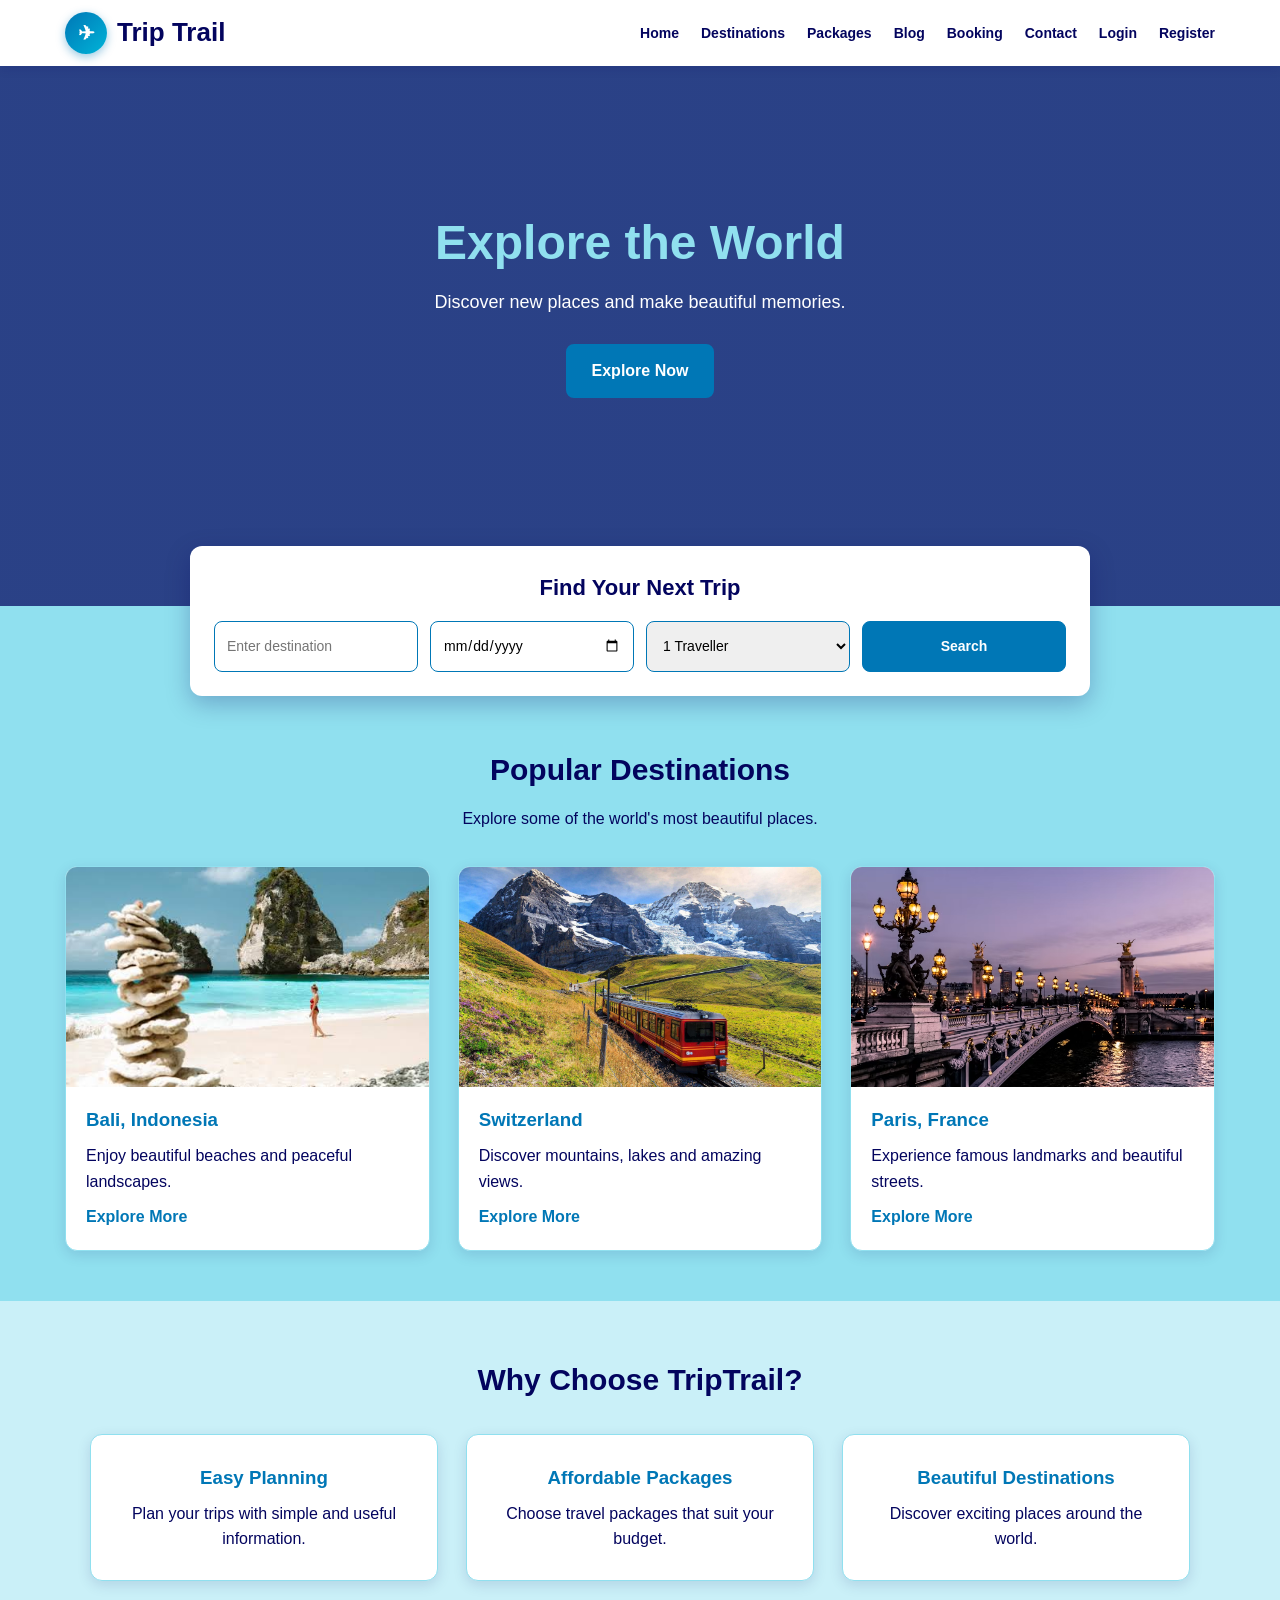
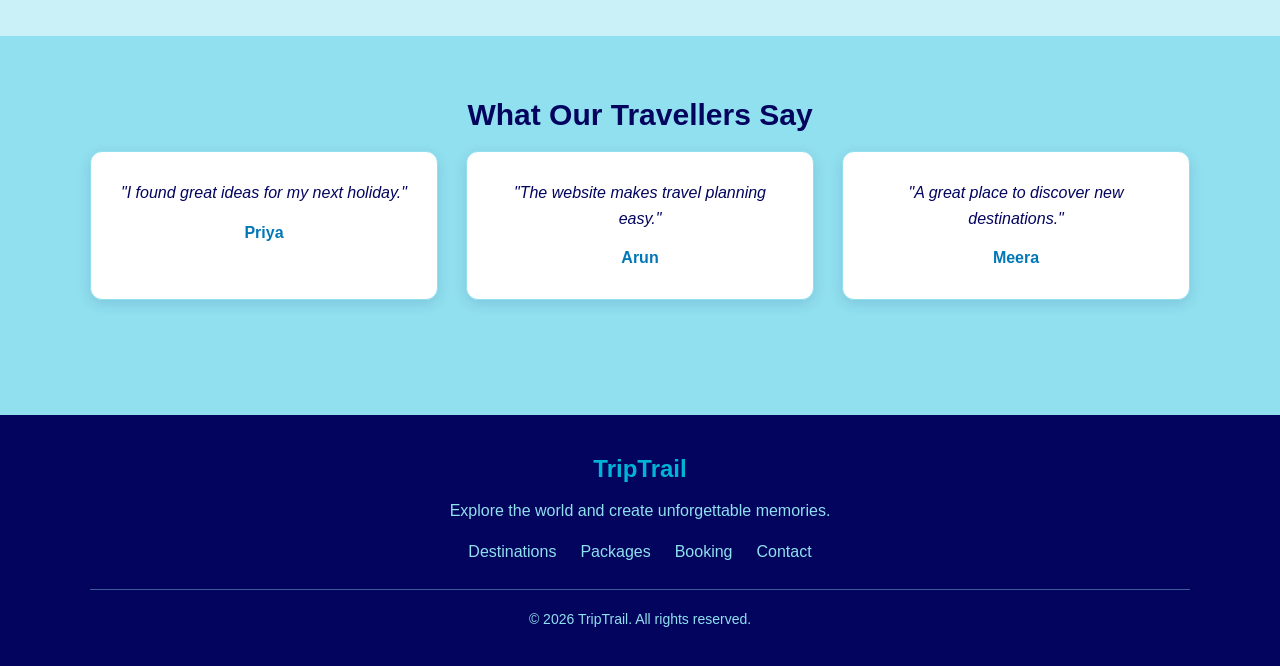
<file: index.html>
<!DOCTYPE html>
<html lang="en">
<head>
    <meta charset="UTF-8">
    <meta name="viewport" content="width=device-width, initial-scale=1.0">
    <title>TripTrail - Travel Website</title>
    <link rel="stylesheet" href="css/style.css">
</head>
<body>

    <!-- Navigation Bar -->
    <header>
        <nav class="navbar">
            <h2 class="logo"><a href="index.html">Trip Trail</a></h2>
            <ul>
                <li><a href="index.html">Home</a></li>
                <li><a href="destinations.html">Destinations</a></li>
                <li><a href="packages.html">Packages</a></li>
                <li><a href="blog.html">Blog</a></li>
                <li><a href="booking.html">Booking</a></li>
                <li><a href="contact.html">Contact</a></li>
                <li><a href="login.html">Login</a></li>
                <li><a href="register.html">Register</a></li>
            </ul>
        </nav>
    </header>

    <!-- Home Section -->
    <section class="home">
        <div class="home-content">
            <h1>Explore the World</h1>
            <p>Discover new places and make beautiful memories.</p>
            <a href="destinations.html" class="btn">Explore Now</a>
        </div>
    </section>

    <!-- Search Section -->
    <section class="search">
        <h2>Find Your Next Trip</h2>

        <form action="destinations.html" method="get">
            <input type="text" name="destination"
                   placeholder="Enter destination">

            <input type="date" name="date">

            <select name="travellers">
                <option>1 Traveller</option>
                <option>2 Travellers</option>
                <option>3 Travellers</option>
                <option>4 Travellers</option>
            </select>

            <button type="submit" class="btn">Search</button>
        </form>
    </section>

    <!-- Popular Destinations -->
    <section class="destinations">
        <h2>Popular Destinations</h2>
        <p>Explore some of the world's most beautiful places.</p>

        <div class="destination-container">

            <div class="destination-card">
                <img src="images/bali.jpg"
                     alt="Bali beach">

                <h3>Bali, Indonesia</h3>
                <p>Enjoy beautiful beaches and peaceful landscapes.</p>
                <a href="destinations.html">Explore More</a>
            </div>

            <div class="destination-card">
                <img src="images/switerland.jpg"
                     alt="Swiss mountains">

                <h3>Switzerland</h3>
                <p>Discover mountains, lakes and amazing views.</p>
                <a href="destinations.html">Explore More</a>
            </div>

            <div class="destination-card">
                <img src="images/paris.jpg"
                     alt="Paris city">

                <h3>Paris, France</h3>
                <p>Experience famous landmarks and beautiful streets.</p>
                <a href="destinations.html">Explore More</a>
            </div>

        </div>
    </section>

    <!-- Why Choose Us -->
    <section class="why-us">
        <h2>Why Choose TripTrail?</h2>

        <div class="features">
            <div>
                <h3>Easy Planning</h3>
                <p>Plan your trips with simple and useful information.</p>
            </div>

            <div>
                <h3>Affordable Packages</h3>
                <p>Choose travel packages that suit your budget.</p>
            </div>

            <div>
                <h3>Beautiful Destinations</h3>
                <p>Discover exciting places around the world.</p>
            </div>
        </div>
    </section>

    <!-- Customer Reviews -->
    <section class="reviews">
        <h2>What Our Travellers Say</h2>

        <div class="review-container">
            
            <div>
                <p>"I found great ideas for my next holiday."</p>
                <h3>Priya</h3>
            </div>

            <div>
                <p>"The website makes travel planning easy."</p>
                <h3>Arun</h3>
            </div>

            <div>
                <p>"A great place to discover new destinations."</p>
                <h3>Meera</h3>
            </div>
        </div>
    </section>

    <!-- Footer -->
    <footer>
        <h2>TripTrail</h2>
        <p>Explore the world and create unforgettable memories.</p>

        <div class="footer-links">
            <a href="destinations.html">Destinations</a>
            <a href="packages.html">Packages</a>
            <a href="booking.html">Booking</a>
            <a href="contact.html">Contact</a>
        </div>

        <p>&copy; 2026 TripTrail. All rights reserved.</p>
    </footer>

</body>
</html>
</file>
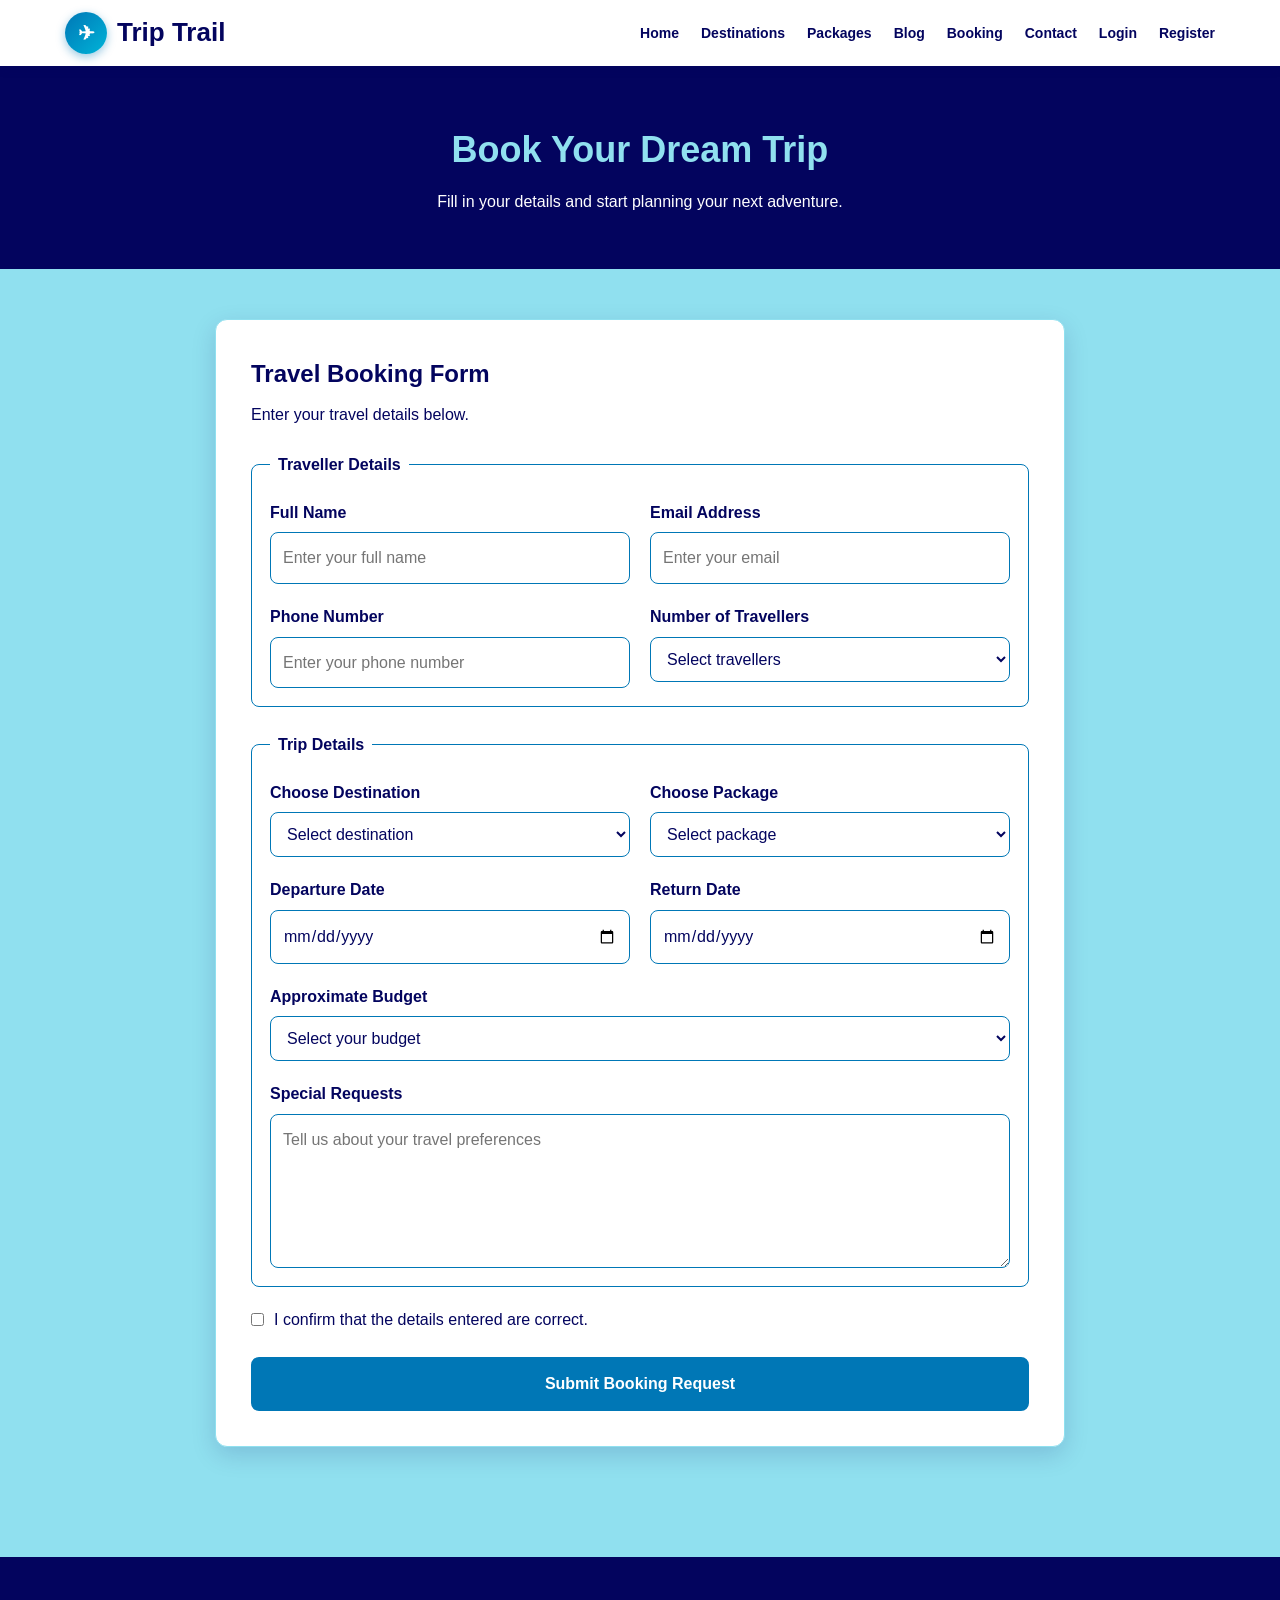
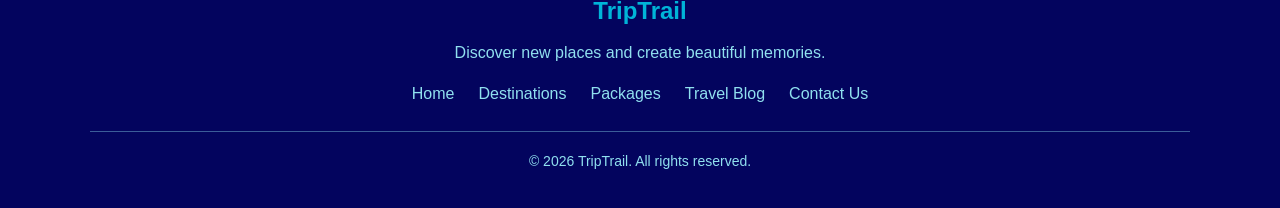
<file: booking.html>
<!DOCTYPE html>
<html lang="en">
<head>
    <meta charset="UTF-8">
    <meta name="viewport" content="width=device-width, initial-scale=1.0">
    <title>Book Your Trip - TripTrail</title>
    <link rel="stylesheet" href="css/style.css">
</head>
<body>

    <!-- Navigation Bar -->
    <header>
        <nav class="navbar">
        <h2 class="logo"><a href="index.html">Trip Trail</a></h2>
            <ul>
                <li><a href="index.html">Home</a></li>
                <li><a href="destinations.html">Destinations</a></li>
                <li><a href="packages.html">Packages</a></li>
                <li><a href="blog.html">Blog</a></li>
                <li><a href="booking.html">Booking</a></li>
                <li><a href="contact.html">Contact</a></li>
                <li><a href="login.html">Login</a></li>
                <li><a href="register.html">Register</a></li>
            </ul>
        </nav>
    </header>

    <!-- Page Heading -->
    <section class="page-heading">
        <h1>Book Your Dream Trip</h1>
        <p>Fill in your details and start planning your next adventure.</p>
    </section>

    <!-- Booking Form -->
    <section class="booking-section">

        <div class="booking-container">

            <h2>Travel Booking Form</h2>
            <p class="booking-description">
                Enter your travel details below.
            </p>

            <form action="#" method="get">

                <!-- Traveller Details -->
                <fieldset>
                    <legend>Traveller Details</legend>

                    <div class="booking-form-grid">

                        <div class="form-group">
                            <label for="fullname">Full Name</label>
                            <input type="text" id="fullname" name="fullname"
                                   placeholder="Enter your full name"
                                   autocomplete="name" required>
                        </div>

                        <div class="form-group">
                            <label for="email">Email Address</label>
                            <input type="email" id="email" name="email"
                                   placeholder="Enter your email"
                                   autocomplete="email" required>
                        </div>

                        <div class="form-group">
                            <label for="phone">Phone Number</label>
                            <input type="tel" id="phone" name="phone"
                                   placeholder="Enter your phone number"
                                   autocomplete="tel" required>
                        </div>

                        <div class="form-group">
                            <label for="travellers">Number of Travellers</label>
                            <select id="travellers" name="travellers" required>
                                <option value="">Select travellers</option>
                                <option value="1">1 Traveller</option>
                                <option value="2">2 Travellers</option>
                                <option value="3">3 Travellers</option>
                                <option value="4">4 Travellers</option>
                                <option value="5">5 or more Travellers</option>
                            </select>
                        </div>

                    </div>
                </fieldset>

                <!-- Trip Details -->
                <fieldset>
                    <legend>Trip Details</legend>

                    <div class="booking-form-grid">

                        <div class="form-group">
                            <label for="destination">Choose Destination</label>
                            <select id="destination" name="destination" required>
                                <option value="">Select destination</option>
                                <option value="bali">Bali, Indonesia</option>
                                <option value="switzerland">Switzerland</option>
                                <option value="paris">Paris, France</option>
                                <option value="thailand">Thailand</option>
                                <option value="rajasthan">Rajasthan, India</option>
                            </select>
                        </div>

                        <div class="form-group">
                            <label for="package">Choose Package</label>
                            <select id="package" name="package" required>
                                <option value="">Select package</option>
                                <option value="budget">Budget Package</option>
                                <option value="standard">Standard Package</option>
                                <option value="premium">Premium Package</option>
                            </select>
                        </div>

                        <div class="form-group">
                            <label for="departure">Departure Date</label>
                            <input type="date" id="departure"
                                   name="departure" required>
                        </div>

                        <div class="form-group">
                            <label for="return">Return Date</label>
                            <input type="date" id="return"
                                   name="return" required>
                        </div>

                        <div class="form-group full-width">
                            <label for="budget">Approximate Budget</label>
                            <select id="budget" name="budget" required>
                                <option value="">Select your budget</option>
                                <option value="under15000">Below ₹15,000</option>
                                <option value="15000-30000">₹15,000 - ₹30,000</option>
                                <option value="30000-50000">₹30,000 - ₹50,000</option>
                                <option value="above50000">Above ₹50,000</option>
                            </select>
                        </div>

                        <div class="form-group full-width">
                            <label for="requests">Special Requests</label>
                            <textarea id="requests" name="requests"
                                      rows="5"
                                      placeholder="Tell us about your travel preferences"></textarea>
                        </div>

                    </div>
                </fieldset>

                <!-- Terms and Conditions -->
                <div class="terms">
                    <input type="checkbox" id="terms" name="terms" required>
                    <label for="terms">
                        I confirm that the details entered are correct.
                    </label>
                </div>

                <button type="submit" class="btn booking-btn">
                    Submit Booking Request
                </button>

            </form>

        </div>

    </section>

    <!-- Footer -->
    <footer>
        <h2>TripTrail</h2>
        <p>Discover new places and create beautiful memories.</p>

        <div class="footer-links">
            <a href="index.html">Home</a>
            <a href="destinations.html">Destinations</a>
            <a href="packages.html">Packages</a>
            <a href="blog.html">Travel Blog</a>
            <a href="contact.html">Contact Us</a>
        </div>

        <p>&copy; 2026 TripTrail. All rights reserved.</p>
    </footer>

</body>
</html>
</file>
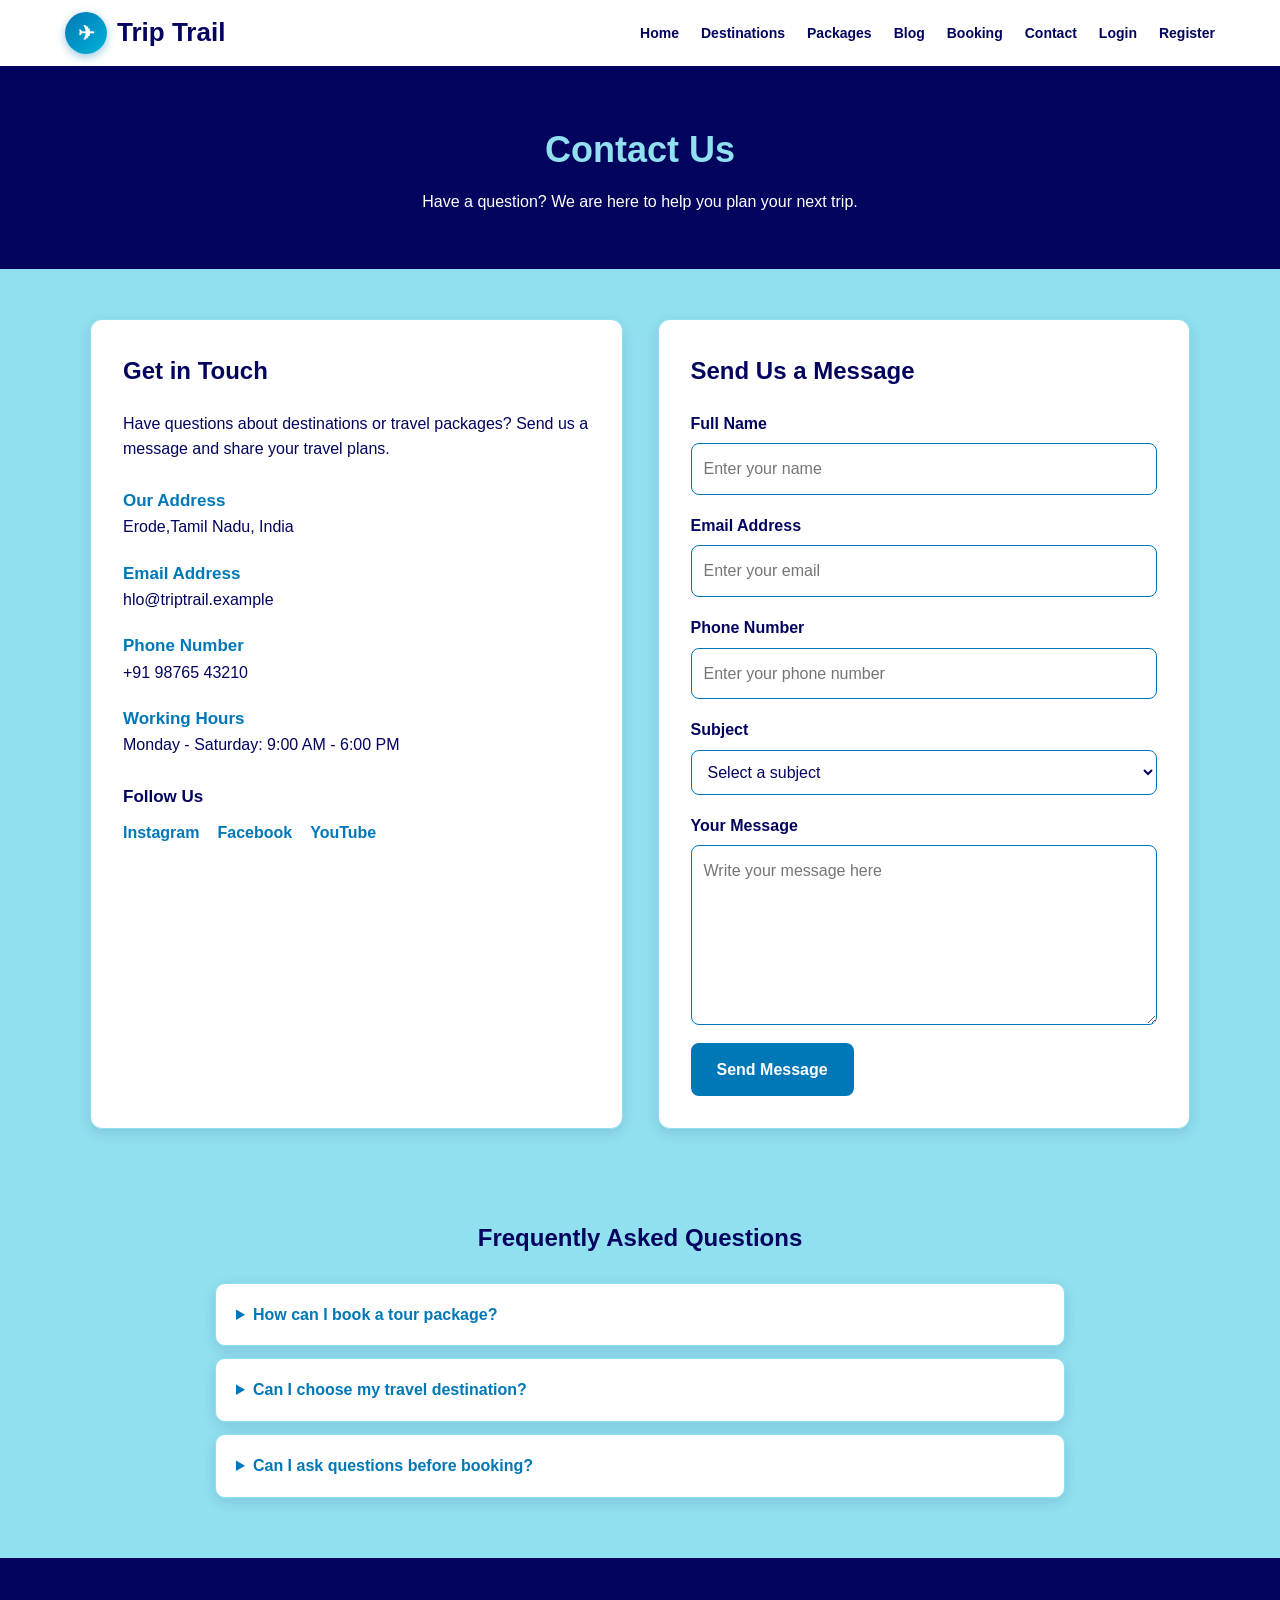
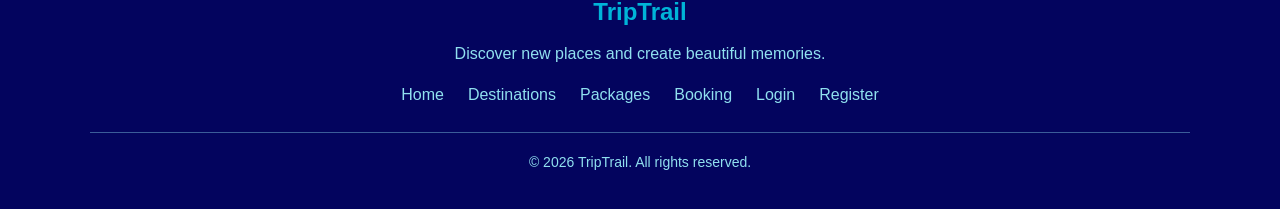
<file: contact.html>
<!DOCTYPE html>
<html lang="en">
<head>
    <meta charset="UTF-8">
    <meta name="viewport" content="width=device-width, initial-scale=1.0">
    <title>Contact Us - TripTrail</title>
    <link rel="stylesheet" href="css/style.css">
</head>
<body>

    <!-- Navigation Bar -->
    <header>
        <nav class="navbar">
         <h2 class="logo"><a href="index.html">Trip Trail</a></h2>

            <ul>
                <li><a href="index.html">Home</a></li>
                <li><a href="destinations.html">Destinations</a></li>
                <li><a href="packages.html">Packages</a></li>
                <li><a href="blog.html">Blog</a></li>
                <li><a href="booking.html">Booking</a></li>
                <li><a href="contact.html">Contact</a></li>
                <li><a href="login.html">Login</a></li>
                <li><a href="register.html">Register</a></li>
            </ul>
        </nav>
    </header>

    <!-- Page Heading -->
    <section class="page-heading">
        <h1>Contact Us</h1>
        <p>Have a question? We are here to help you plan your next trip.</p>
    </section>

    <!-- Contact Section -->
    <section class="contact-section">

        <div class="contact-container">

            <!-- Contact Information -->
            <div class="contact-info">
                <h2>Get in Touch</h2>

                <p>
                    Have questions about destinations or travel packages?
                    Send us a message and share your travel plans.
                </p>

                <div class="contact-item">
                    <h3>Our Address</h3>
                    <p>Erode,Tamil Nadu, India</p>
                </div>

                <div class="contact-item">
                    <h3>Email Address</h3>
                    <p>hlo@triptrail.example</p>
                </div>

                <div class="contact-item">
                    <h3>Phone Number</h3>
                    <p>+91 98765 43210</p>
                </div>

                <div class="contact-item">
                    <h3>Working Hours</h3>
                    <p>Monday - Saturday: 9:00 AM - 6:00 PM</p>
                </div>

                <div class="social-links">
                    <h3>Follow Us</h3>

                    <a href="#"
                       target="_blank" rel="noopener noreferrer">Instagram</a>

                    <a href="#"
                       target="_blank" rel="noopener noreferrer">Facebook</a>

                    <a href="#"
                       target="_blank" rel="noopener noreferrer">YouTube</a>
                </div>
            </div>

            <!-- Contact Form -->
            <div class="contact-form">
                <h2>Send Us a Message</h2>

                <form action="#" method="get">

                    <div class="form-group">
                        <label for="name">Full Name</label>
                        <input type="text" id="name" name="name"
                               placeholder="Enter your name"
                               autocomplete="name" required>
                    </div>

                    <div class="form-group">
                        <label for="email">Email Address</label>
                        <input type="email" id="email" name="email"
                               placeholder="Enter your email"
                               autocomplete="email" required>
                    </div>

                    <div class="form-group">
                        <label for="phone">Phone Number</label>
                        <input type="tel" id="phone" name="phone"
                               placeholder="Enter your phone number"
                               autocomplete="tel">
                    </div>

                    <div class="form-group">
                        <label for="subject">Subject</label>
                        <select id="subject" name="subject" required>
                            <option value="">Select a subject</option>
                            <option value="packages">Tour Packages</option>
                            <option value="booking">Booking Enquiry</option>
                            <option value="destinations">Destinations</option>
                            <option value="other">Other Questions</option>
                        </select>
                    </div>

                    <div class="form-group">
                        <label for="message">Your Message</label>
                        <textarea id="message" name="message"
                                  rows="6"
                                  placeholder="Write your message here"
                                  required></textarea>
                    </div>

                    <button type="submit" class="btn">
                        Send Message
                    </button>

                </form>
            </div>

        </div>

    </section>

    <!-- FAQ Section -->
    <section class="faq-section">
        <h2>Frequently Asked Questions</h2>

        <div class="faq-container">

            <details>
                <summary>How can I book a tour package?</summary>
                <p>
                    Visit our Packages page, choose a package,
                    and continue to the Booking page.
                </p>
            </details>

            <details>
                <summary>Can I choose my travel destination?</summary>
                <p>
                    Yes. Visit the Destinations page to explore
                    available destinations.
                </p>
            </details>

            <details>
                <summary>Can I ask questions before booking?</summary>
                <p>
                    Yes. Use the contact form to send us your
                    questions about destinations and packages.
                </p>
            </details>

        </div>
    </section>

    <!-- Footer -->
    <footer>
        <h2>TripTrail</h2>
        <p>Discover new places and create beautiful memories.</p>

        <div class="footer-links">
            <a href="index.html">Home</a>
            <a href="destinations.html">Destinations</a>
            <a href="packages.html">Packages</a>
            <a href="booking.html">Booking</a>
            <a href="login.html">Login</a>
            <a href="register.html">Register</a>
        </div>

        <p>&copy; 2026 TripTrail. All rights reserved.</p>
    </footer>

</body>
</html>
</file>
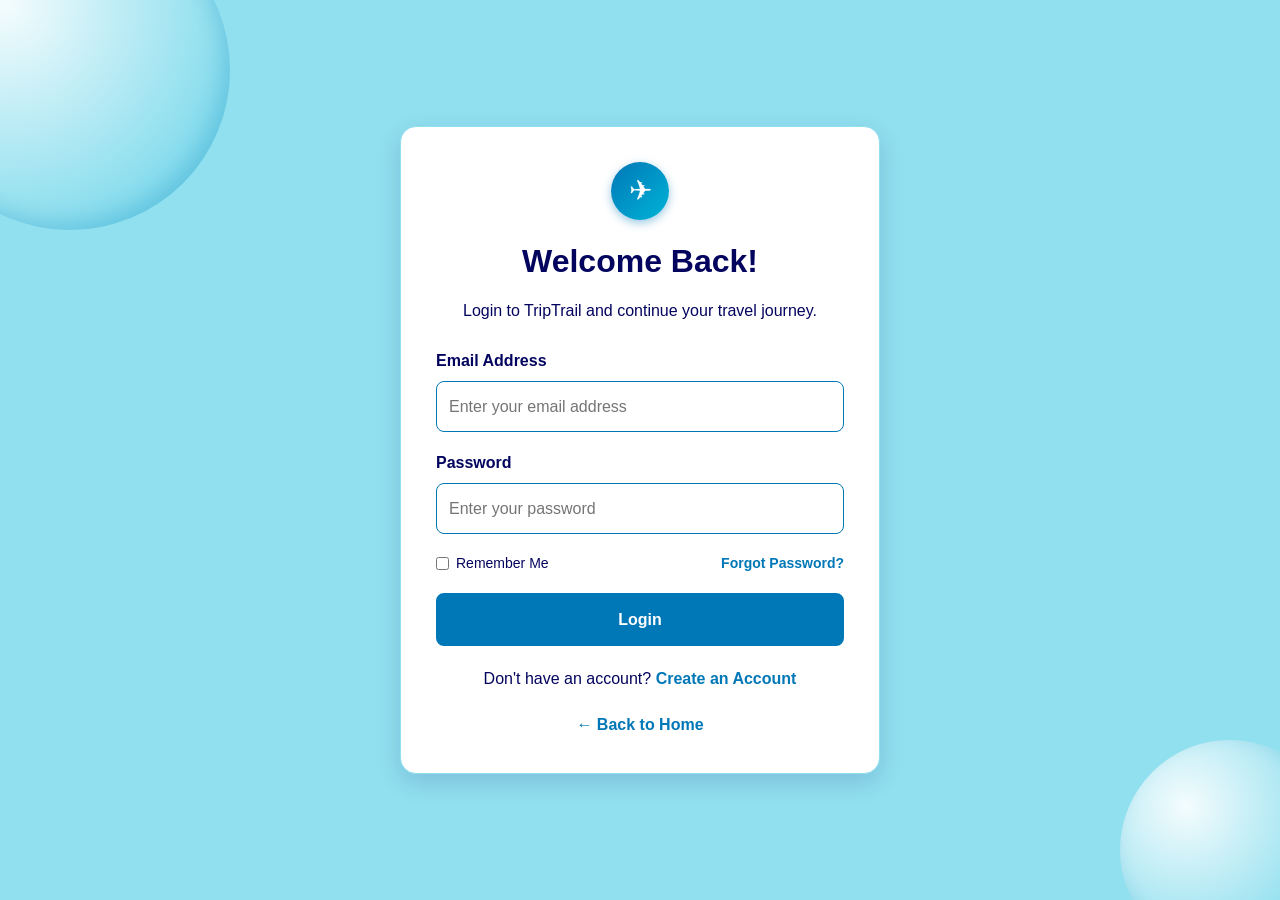
<file: login.html>
<!DOCTYPE html>
<html lang="en">
<head>
    <meta charset="UTF-8">
    <meta name="viewport" content="width=device-width, initial-scale=1.0">
    <title>Login - TripTrail</title>
    <link rel="stylesheet" href="css/style.css">
</head>
<body>

    <!-- Login Section -->
    <main class="login-section">

        <div class="login-container">

            <h1>Welcome Back!</h1>
            <p class="login-description">
                Login to TripTrail and continue your travel journey.
            </p>

            <form action="#" method="get">

                <div class="form-group">
                    <label for="email">Email Address</label>
                    <input
                        type="email"
                        id="email"
                        name="email"
                        placeholder="Enter your email address"
                        autocomplete="email"
                        required>
                </div>

                <div class="form-group">
                    <label for="password">Password</label>
                    <input
                        type="password"
                        id="password"
                        name="password"
                        placeholder="Enter your password"
                        autocomplete="current-password"
                        required>
                </div>

                <div class="login-options">

                    <label>
                        <input type="checkbox" name="remember">
                        Remember Me
                    </label>

                    <a href="contact.html">Forgot Password?</a>

                </div>
                <button type="submit" class="btn login-btn">
                    Login
                </button>

            </form>
            <p class="register-link">
                Don't have an account?
                <a href="register.html">Create an Account</a>
            </p>

            <div class="back-home">
                <a href="index.html">← Back to Home</a>
            </div>

        </div>
    </main>
</body>
</html>
</file>
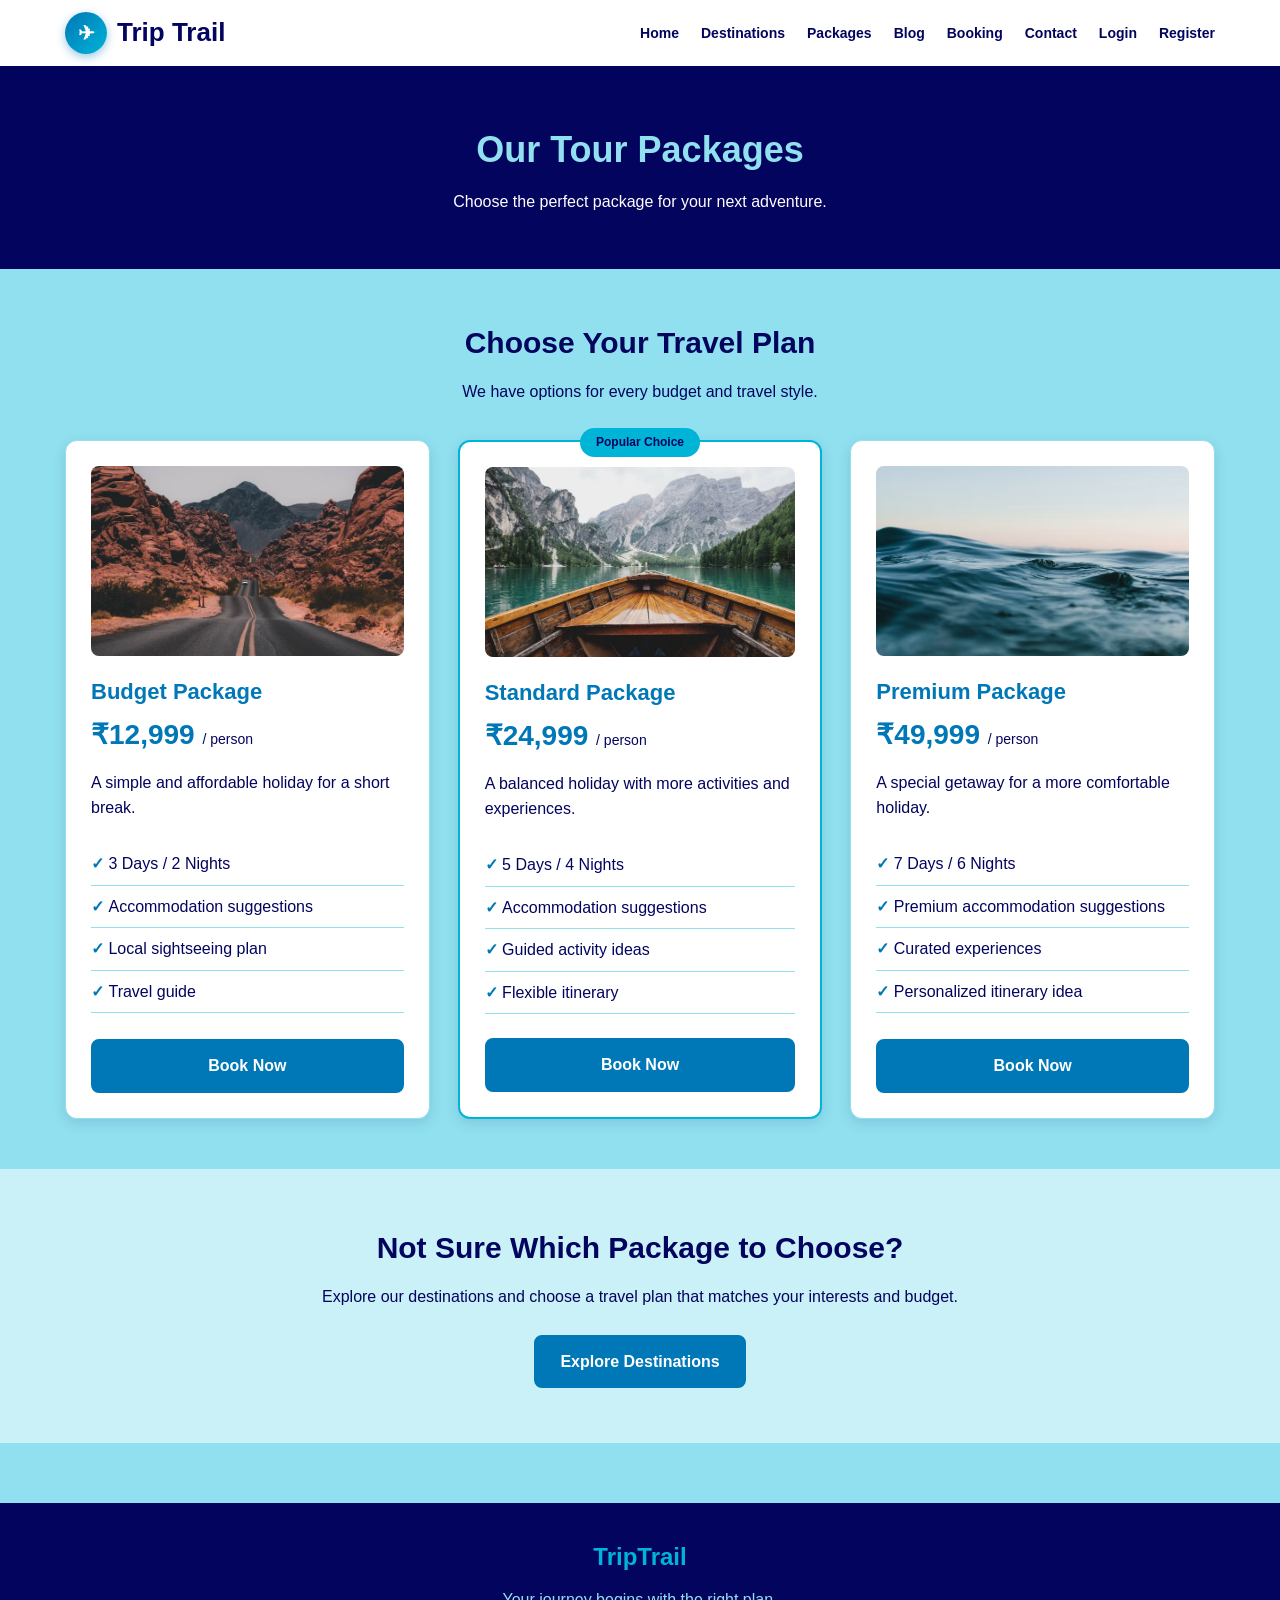
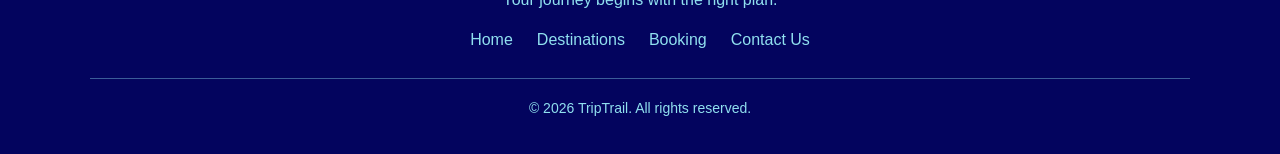
<file: packages.html>
<!DOCTYPE html>
<html lang="en">
<head>
    <meta charset="UTF-8">
    <meta name="viewport" content="width=device-width, initial-scale=1.0">
    <title>Tour Packages - TripTrail</title>
    <link rel="stylesheet" href="css/style.css">
</head>
<body>

    <!-- Navigation Bar -->
    <header>
        <nav class="navbar">
           <h2 class="logo"><a href="index.html">Trip Trail</a></h2>
            <ul>
                <li><a href="index.html">Home</a></li>
                <li><a href="destinations.html">Destinations</a></li>
                <li><a href="packages.html">Packages</a></li>
                <li><a href="blog.html">Blog</a></li>
                <li><a href="booking.html">Booking</a></li>
                <li><a href="contact.html">Contact</a></li>
                <li><a href="login.html">Login</a></li>
                <li><a href="register.html">Register</a></li>
            </ul>
        </nav>
    </header>

    <!-- Page Heading -->
    <section class="page-heading">
        <h1>Our Tour Packages</h1>
        <p>Choose the perfect package for your next adventure.</p>
    </section>

    <!-- Packages Section -->
    <section class="packages">
        <h2>Choose Your Travel Plan</h2>
        <p>We have options for every budget and travel style.</p>

        <div class="package-container">

            <!-- Budget Package -->
            <div class="package-card">
                <img src="images/pack1.jpg"
                     alt="Beautiful outdoor travel destination">

                <h3>Budget Package</h3>
                <p class="price">₹12,999 <span>/ person</span></p>
                <p>A simple and affordable holiday for a short break.</p>

                <ul>
                    <li>3 Days / 2 Nights</li>
                    <li>Accommodation suggestions</li>
                    <li>Local sightseeing plan</li>
                    <li>Travel guide</li>
                </ul>

                <a href="booking.html" class="btn">Book Now</a>
            </div>

            <!-- Standard Package -->
            <div class="package-card popular">
                <span class="badge">Popular Choice</span>

                <img src="images/pack2.jpg"
                     alt="Beautiful lake surrounded by mountains">

                <h3>Standard Package</h3>
                <p class="price">₹24,999 <span>/ person</span></p>
                <p>A balanced holiday with more activities and experiences.</p>

                <ul>
                    <li>5 Days / 4 Nights</li>
                    <li>Accommodation suggestions</li>
                    <li>Guided activity ideas</li>
                    <li>Flexible itinerary</li>
                </ul>

                <a href="booking.html" class="btn">Book Now</a>
            </div>

            <!-- Premium Package -->
            <div class="package-card">
                <img src="images/pack3.jpg"
                     alt="Beautiful ocean and beach">

                <h3>Premium Package</h3>
                <p class="price">₹49,999 <span>/ person</span></p>
                <p>A special getaway for a more comfortable holiday.</p>

                <ul>
                    <li>7 Days / 6 Nights</li>
                    <li>Premium accommodation suggestions</li>
                    <li>Curated experiences</li>
                    <li>Personalized itinerary idea</li>
                </ul>

                <a href="booking.html" class="btn">Book Now</a>
            </div>

        </div>
    </section>

    <!-- Additional Information -->
    <section class="why-us">
        <h2>Not Sure Which Package to Choose?</h2>

        <p>
            Explore our destinations and choose a travel plan
            that matches your interests and budget.
        </p>

        <a href="destinations.html" class="btn">Explore Destinations</a>
    </section>

    <!-- Footer -->
    <footer>
        <h2>TripTrail</h2>
        <p>Your journey begins with the right plan.</p>

        <div class="footer-links">
            <a href="index.html">Home</a>
            <a href="destinations.html">Destinations</a>
            <a href="booking.html">Booking</a>
            <a href="contact.html">Contact Us</a>
        </div>

        <p>&copy; 2026 TripTrail. All rights reserved.</p>
    </footer>

</body>
</html>
</file>
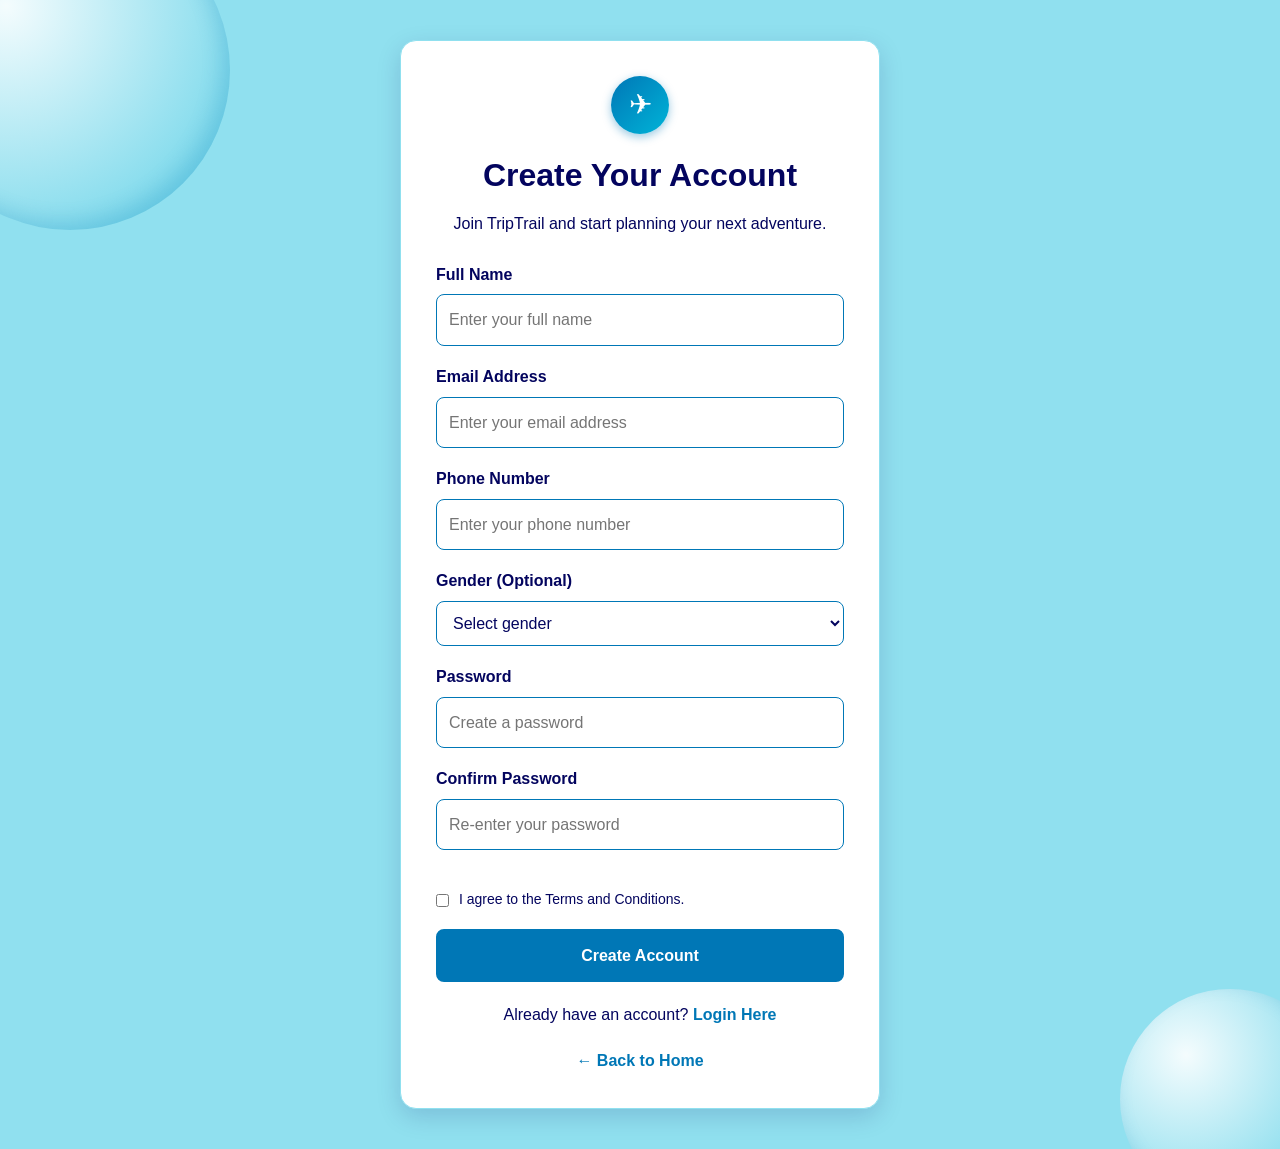
<file: register.html>
<!DOCTYPE html>
<html lang="en">
<head>
    <meta charset="UTF-8">
    <meta name="viewport" content="width=device-width, initial-scale=1.0">
    <title>Register - TripTrail</title>
    <link rel="stylesheet" href="css/style.css">
</head>
<body>


    <!-- Registration Section -->
    <main class="register-section">

        <div class="register-container">

            <h1>Create Your Account</h1>
            <p class="register-description">
                Join TripTrail and start planning your next adventure.
            </p>

            <form action="#" method="get">

                <!-- Full Name -->
                <div class="form-group">
                    <label for="fullname">Full Name</label>
                    <input
                        type="text"
                        id="fullname"
                        name="fullname"
                        placeholder="Enter your full name"
                        autocomplete="name"
                        required>
                </div>

                <!-- Email -->
                <div class="form-group">
                    <label for="email">Email Address</label>
                    <input
                        type="email"
                        id="email"
                        name="email"
                        placeholder="Enter your email address"
                        autocomplete="email"
                        required>
                </div>

                <!-- Phone -->
                <div class="form-group">
                    <label for="phone">Phone Number</label>
                    <input
                        type="tel"
                        id="phone"
                        name="phone"
                        placeholder="Enter your phone number"
                        autocomplete="tel"
                        required>
                </div>

                <!-- Gender -->
                <div class="form-group">
                    <label for="gender">Gender (Optional)</label>
                    <select id="gender" name="gender">
                        <option value="">Select gender</option>
                        <option value="male">Male</option>
                        <option value="female">Female</option>
                        <option value="other">Other</option>
                        <option value="prefer-not-to-say">
                            Prefer not to say
                        </option>
                    </select>
                </div>

                <!-- Password -->
                <div class="form-group">
                    <label for="password">Password</label>
                    <input
                        type="password"
                        id="password"
                        name="password"
                        placeholder="Create a password"
                        autocomplete="new-password"
                        minlength="8"
                        required>
                </div>

                <!-- Confirm Password -->
                <div class="form-group">
                    <label for="confirm-password">Confirm Password</label>
                    <input
                        type="password"
                        id="confirm-password"
                        name="confirm-password"
                        placeholder="Re-enter your password"
                        autocomplete="new-password"
                        minlength="8"
                        required>
                </div>

                <!-- Terms and Conditions -->
                <div class="terms">
                    <input
                        type="checkbox"
                        id="terms"
                        name="terms"
                        required>

                    <label for="terms">
                        I agree to the Terms and Conditions.
                    </label>
                </div>

                <!-- Register Button -->
                <button type="submit" class="btn register-btn">
                    Create Account
                </button>

            </form>

            <!-- Login Link -->
            <p class="login-link">
                Already have an account?
                <a href="login.html">Login Here</a>
            </p>

            <div class="back-home">
                <a href="index.html">← Back to Home</a>
            </div>

        </div>

    </main>

    

</body>
</html>
</file>
<file: css/style.css>
/* ===== Basic setup ===== */

* {
    margin: 0;
    padding: 0;
    box-sizing: border-box;
}

html {
    scroll-behavior: smooth;
}

body {
    font-family: Arial, sans-serif;
    background-color: #90E0EF;
    color: #03045E;
    line-height: 1.6;
}

a {
    text-decoration: none;
    color: inherit;
}

img {
    max-width: 100%;
    display: block;
}

button, input, select, textarea {
    font: inherit;
}

button {
    cursor: pointer;
}

/* ===== Navigation bar ===== */

header {
    background-color: #ffffff;
    box-shadow: 0 2px 10px rgba(3, 4, 94, 0.15);
    position: sticky;
    top: 0;
    z-index: 100;
}

.navbar {
    max-width: 1200px;
    margin: auto;
    padding: 12px 25px;
    display: flex;
    justify-content: space-between;
    align-items: center;
    gap: 20px;
}

/* round logo icon in front of the name */
.logo {
    display: flex;
    align-items: center;
    gap: 10px;
    font-size: 26px;
    font-weight: bold;
    color: #03045E;
}

.logo::before,
.login-container::before,
.register-container::before {
    content: "\2708\FE0E";
    display: flex;
    align-items: center;
    justify-content: center;
    width: 42px;
    height: 42px;
    border-radius: 50%;
    background: linear-gradient(135deg, #0077B6, #00B4D8);
    color: #ffffff;
    font-size: 20px;
    box-shadow: 0 3px 10px rgba(0, 119, 182, 0.4);
}

nav ul {
    display: flex;
    flex-wrap: wrap;
    list-style: none;
    gap: 6px 22px;
}
nav ul li{
    display: inline-flex;
    transition: 0.5s;
}
nav ul li:hover{
    transform: scale(1.2);
}

nav ul li a {
    color: #03045E;
    font-size: 14px;
    font-weight: bold;
    transition: color 0.3s;
}

nav ul li a:hover {
    color: #0077B6;
}

/* ===== Footer ===== */

footer {
    background-color: #03045E;
    color: #90E0EF;
    text-align: center;
    padding: 35px 20px;
    margin-top: 60px;
}

footer h2 {
    color: #00B4D8;
    margin-bottom: 10px;
}

footer p {
    margin: 8px 0;
}

.footer-links {
    display: flex;
    justify-content: center;
    flex-wrap: wrap;
    gap: 10px 24px;
    margin: 15px 0;
}

.footer-links a:hover {
    color: #00B4D8;
}


footer p:last-child {
    max-width: 1100px;
    margin: 25px auto 0;
    padding-top: 18px;
    border-top: 1px solid rgba(144, 224, 239, 0.4);
    font-size: 14px;
}

/* ===== Buttons ===== */

.btn {
    display: inline-block;
    text-align: center;
    background-color: #0077B6;
    color: #ffffff;
    padding: 12px 24px;
    border: 2px solid #0077B6;
    border-radius: 8px;
    font-weight: bold;
    transition: 0.3s;
}

.btn:hover {
    background-color: #00B4D8;
    border-color: #00B4D8;
    color: #03045E;
    transform: translateY(-2px);
}

/* ===== Home page ===== */

.home {
    min-height: 540px;
    background:
        linear-gradient(rgba(3, 4, 94, 0.72), rgba(3, 4, 94, 0.72)),
        url("https://images.unsplash.com/photo-1464822759023-fed622ff2c3b?auto=format&fit=crop&w=1600&q=80");
    background-size: cover;
    background-position: center;
    display: flex;
    align-items: center;
    justify-content: center;
    text-align: center;
    padding: 70px 20px 130px;
    color: #ffffff;
}

.home-content {
    max-width: 850px;
}

.home h1 {
    font-size: 48px;
    line-height: 1.2;
    margin-bottom: 16px;
    color: #90E0EF;
}

.home p {
    font-size: 18px;
    margin-bottom: 28px;
}

/* search box sits over the bottom of the hero image */
.search {
    position: relative;
    width: min(900px, calc(100% - 40px));
    margin: -60px auto 0;
    background-color: #ffffff;
    padding: 24px;
    border-radius: 12px;
    box-shadow: 0 8px 25px rgba(3, 4, 94, 0.25);
}

.search h2 {
    text-align: center;
    font-size: 22px;
    margin-bottom: 16px;
}

.search form {
    display: flex;
    flex-wrap: wrap;
    gap: 12px;
}

.search input,
.search select,
.search button {
    flex: 1;
    min-width: 150px;
    padding: 12px;
    border: 1px solid #0077B6;
    border-radius: 8px;
    font-size: 14px;
}

.search button {
    background-color: #0077B6;
    color: #ffffff;
    font-weight: bold;
    transition: 0.3s;
}

.search button:hover {
    background-color: #00B4D8;
    border-color: #00B4D8;
    color: #03045E;
}

/* ===== Page headings ===== */

.page-heading {
    text-align: center;
    padding: 55px 20px;
    background-color: #03045E;
}

.page-heading h1 {
    font-size: 36px;
    color: #90E0EF;
    margin-bottom: 10px;
}

.page-heading p {
    max-width: 750px;
    margin: auto;
    color: #ffffff;
}

/* section titles */
.destinations h2,
.packages h2,
.blog h2,
.why-us h2,
.reviews h2 {
    text-align: center;
    font-size: 30px;
    margin-bottom: 12px;
}

.destinations > p,
.packages > p,
.blog > p {
    text-align: center;
    max-width: 650px;
    margin: 0 auto 35px;
}

/* ===== Destinations ===== */

.destinations,
.packages,
.blog {
    max-width: 1200px;
    margin: auto;
    padding: 50px 25px;
}

.destination-container,
.package-container,
.blog-container {
    display: grid;
    grid-template-columns: repeat(3, 1fr);
    gap: 28px;
}

.destination-card {
    display: flex;
    flex-direction: column;
    background-color: #ffffff;
    border: 1px solid #90E0EF;
    border-radius: 12px;
    overflow: hidden;
    box-shadow: 0 4px 14px rgba(3, 4, 94, 0.12);
    transition: transform 0.3s, box-shadow 0.3s;
}

.destination-card:hover {
    transform: translateY(-6px);
    box-shadow: 0 14px 30px rgba(3, 4, 94, 0.2);
}

.destination-card img {
    width: 100%;
    height: 220px;
    object-fit: cover;
}

.destination-card h3 {
    padding: 18px 20px 0;
    margin-bottom: 8px;
    color: #0077B6;
}

.destination-card p {
    padding: 0 20px;
    margin-bottom: 10px;
}

/* button or link stays at the bottom of every card */
.destination-card > a {
    margin: auto 20px 20px;
    align-self: flex-start;
}

.destination-card > a:not(.btn) {
    color: #0077B6;
    font-weight: bold;
}

.destination-card > a:not(.btn):hover {
    color: #00B4D8;
    text-decoration: underline;
}

.text-link {
    color: #0077B6;
    font-weight: bold;
}

.text-link:hover {
    color: #00B4D8;
    text-decoration: underline;
}

/* ===== Why choose us ===== */

.why-us {
    background-color: #CAF0F8;
    padding: 55px 25px;
    text-align: center;
}

.why-us > p {
    max-width: 650px;
    margin: 0 auto 25px;
}

.features,
.review-container {
    max-width: 1100px;
    margin: 30px auto 0;
    display: grid;
    grid-template-columns: repeat(3, 1fr);
    gap: 28px;
}

.features > div,
.review-container > div {
    background-color: #ffffff;
    border: 1px solid #90E0EF;
    padding: 28px 25px;
    border-radius: 12px;
    box-shadow: 0 4px 14px rgba(3, 4, 94, 0.12);
    transition: transform 0.3s, box-shadow 0.3s;
}

.features > div:hover,
.review-container > div:hover {
    transform: translateY(-5px);
    box-shadow: 0 14px 30px rgba(3, 4, 94, 0.2);
}

.features h3,
.review-container h3 {
    color: #0077B6;
    margin-bottom: 8px;
}

/* ===== Reviews ===== */

.reviews {
    padding: 55px 25px;
    text-align: center;
}

.review-container {
    margin-top: 0;
}

.review-container p {
    font-style: italic;
    margin-bottom: 14px;
}

.review-container h3 {
    font-size: 16px;
    margin-bottom: 0;
}

/* ===== Packages ===== */

.package-card {
    position: relative;
    display: flex;
    flex-direction: column;
    background-color: #ffffff;
    border: 1px solid #90E0EF;
    border-radius: 12px;
    padding: 25px;
    box-shadow: 0 4px 14px rgba(3, 4, 94, 0.12);
    transition: transform 0.3s, box-shadow 0.3s;
}

.package-card:hover {
    transform: translateY(-5px);
    box-shadow: 0 14px 30px rgba(3, 4, 94, 0.2);
}

.package-card img {
    width: 100%;
    height: 190px;
    object-fit: cover;
    border-radius: 8px;
    margin-bottom: 18px;
}

.package-card h3 {
    color: #0077B6;
    font-size: 22px;
    margin-bottom: 4px;
}

.package-card p {
    margin-bottom: 12px;
}

.price {
    color: #0077B6;
    font-size: 28px;
    font-weight: bold;
}

.price span {
    font-size: 14px;
    font-weight: normal;
    color: #03045E;
}

.package-card ul {
    list-style: none;
    margin: 10px 0 24px;
}

.package-card li {
    padding: 8px 0;
    border-bottom: 1px solid #90E0EF;
}

.package-card li::before {
    content: "\2713  ";
    color: #0077B6;
    font-weight: bold;
}

.package-card .btn {
    margin-top: auto;
}

.popular {
    border: 2px solid #00B4D8;
}

.badge {
    position: absolute;
    top: -14px;
    left: 50%;
    transform: translateX(-50%);
    white-space: nowrap;
    background-color: #00B4D8;
    color: #03045E;
    padding: 5px 16px;
    border-radius: 20px;
    font-size: 12px;
    font-weight: bold;
}

/* ===== Blog ===== */

.blog-card {
    display: flex;
    flex-direction: column;
    background-color: #ffffff;
    border: 1px solid #90E0EF;
    border-radius: 12px;
    overflow: hidden;
    box-shadow: 0 4px 14px rgba(3, 4, 94, 0.12);
    transition: transform 0.3s, box-shadow 0.3s;
}

.blog-card:hover {
    transform: translateY(-5px);
    box-shadow: 0 14px 30px rgba(3, 4, 94, 0.2);
}

.blog-card img {
    width: 100%;
    height: 220px;
    object-fit: cover;
}

.blog-content {
    display: flex;
    flex-direction: column;
    flex: 1;
    padding: 20px;
}

.blog-content h3 {
    margin: 10px 0;
    color: #0077B6;
}

.blog-content p {
    margin-bottom: 15px;
}

.blog-content .text-link {
    margin-top: auto;
}

.blog-content .blog-category {
    align-self: flex-start;
    background-color: #90E0EF;
    padding: 4px 12px;
    margin-bottom: 0;
    border-radius: 20px;
    font-size: 12px;
    font-weight: bold;
}

/* newsletter */
.newsletter {
    width: min(1150px, calc(100% - 50px));
    margin: 20px auto 0;
    background-color: #CAF0F8;
    text-align: center;
    padding: 40px 20px;
    border-radius: 12px;
    box-shadow: 0 4px 14px rgba(3, 4, 94, 0.12);
}

.newsletter h2 {
    margin-bottom: 10px;
}

.newsletter p {
    margin-bottom: 20px;
}

.newsletter form {
    display: flex;
    max-width: 500px;
    margin: auto;
    gap: 10px;
}

.newsletter input {
    flex: 1;
    min-width: 0;
    padding: 12px;
    border: 1px solid #0077B6;
    border-radius: 8px;
}

/* ===== Form fields (booking + contact) ===== */

.form-group {
    display: flex;
    flex-direction: column;
    gap: 7px;
}

.form-group label {
    font-weight: bold;
}

.form-group input,
.form-group select,
.form-group textarea {
    width: 100%;
    padding: 12px;
    border: 1px solid #0077B6;
    border-radius: 8px;
    background-color: #ffffff;
    color: #03045E;
}

.form-group textarea {
    min-height: 120px;
    resize: vertical;
}

.form-group input:focus,
.form-group select:focus,
.form-group textarea:focus {
    outline: 2px solid #00B4D8;
}

.full-width {
    grid-column: 1 / -1;
}

.terms {
    display: flex;
    align-items: flex-start;
    gap: 10px;
    margin-top: 20px;
}

.terms input,
.register-container .terms input {
    width: auto;
    margin-top: 6px;
}

.register-container .terms label {
    font-weight: normal;
    font-size: 14px;
}

/* ===== Booking ===== */

.booking-section {
    padding: 50px 20px;
}

.booking-container {
    max-width: 850px;
    margin: auto;
    background-color: #ffffff;
    padding: 35px;
    border: 1px solid #90E0EF;
    border-radius: 12px;
    box-shadow: 0 8px 25px rgba(3, 4, 94, 0.15);
}

.booking-container h2 {
    margin-bottom: 8px;
}

.booking-description {
    margin-bottom: 25px;
}

.booking-form-grid {
    display: grid;
    grid-template-columns: repeat(2, 1fr);
    gap: 20px;
}

fieldset {
    border: 1px solid #0077B6;
    padding: 22px 18px 18px;
    border-radius: 8px;
    min-width: 0;
}

fieldset + fieldset {
    margin-top: 25px;
}

legend {
    font-weight: bold;
    padding: 0 8px;
}

.booking-btn {
    margin-top: 25px;
    width: 100%;
}

/* ===== Contact ===== */

.contact-section {
    padding: 50px 25px;
}

.contact-container {
    max-width: 1100px;
    margin: auto;
    display: grid;
    grid-template-columns: 1fr 1fr;
    gap: 35px;
}

.contact-info,
.contact-form {
    background-color: #ffffff;
    border: 1px solid #90E0EF;
    padding: 32px;
    border-radius: 12px;
    box-shadow: 0 4px 14px rgba(3, 4, 94, 0.12);
}

.contact-info h2,
.contact-form h2 {
    margin-bottom: 20px;
}

.contact-info > p {
    margin-bottom: 25px;
}

.contact-item {
    margin-bottom: 20px;
}

.contact-item h3 {
    color: #0077B6;
    font-size: 17px;
}

.social-links {
    display: flex;
    flex-wrap: wrap;
    gap: 10px 18px;
    margin-top: 25px;
    color: #0077B6;
    font-weight: bold;
}

.social-links h3 {
    width: 100%;
    color: #03045E;
    font-size: 17px;
}

.social-links a:hover {
    color: #00B4D8;
    text-decoration: underline;
}

.contact-form form {
    display: flex;
    flex-direction: column;
    gap: 18px;
}

.contact-form .btn {
    align-self: flex-start;
}

/* FAQ */
.faq-section {
    padding: 40px 25px 0;
}

.faq-section h2 {
    text-align: center;
    margin-bottom: 25px;
}

.faq-container {
    max-width: 850px;
    margin: auto;
}

.faq-container details {
    background-color: #ffffff;
    padding: 18px 20px;
    border: 1px solid #90E0EF;
    border-radius: 10px;
    margin-bottom: 12px;
    box-shadow: 0 4px 14px rgba(3, 4, 94, 0.12);
}

.faq-container summary {
    cursor: pointer;
    font-weight: bold;
    color: #0077B6;
}

.faq-container details p {
    margin-top: 10px;
}

/* ===== Login and register ===== */

.login-section,
.register-section {
    padding: 40px 20px;
    min-height: 100vh;
    display: flex;
    align-items: center;
    justify-content: center;
}

.login-container,
.register-container {
    width: 100%;
    max-width: 480px;
    background-color: #ffffff;
    border: 1px solid #90E0EF;
    padding: 35px;
    border-radius: 16px;
    box-shadow: 0 8px 25px rgba(3, 4, 94, 0.15);
}

/* bubbles in the background (made with ::before and ::after) */
.login-section,
.register-section {
    position: relative;
    overflow: hidden;
}

.login-section::before,
.register-section::before,
.login-section::after,
.register-section::after {
    content: "";
    position: absolute;
    border-radius: 50%;
    background: radial-gradient(circle at 30% 30%, rgba(255, 255, 255, 0.9), rgba(0, 180, 216, 0.35));
    box-shadow: inset -8px -8px 20px rgba(0, 119, 182, 0.2);
    animation: float 6s ease-in-out infinite;
}

/* big bubble, top left */
.login-section::before,
.register-section::before {
    width: 320px;
    height: 320px;
    top: -90px;
    left: -90px;
}

/* medium bubble, bottom right */
.login-section::after,
.register-section::after {
    width: 220px;
    height: 220px;
    bottom: -60px;
    right: -60px;
    animation-delay: 2s;
}

@keyframes float {
    0%, 100% { transform: translateY(0); }
    50% { transform: translateY(-20px); }
}

/* card stays above the bubbles */
.login-container,
.register-container {
    position: relative;
    z-index: 1;
}

/* bigger logo on top of the card */
.login-container::before,
.register-container::before {
    width: 58px;
    height: 58px;
    font-size: 28px;
    margin: 0 auto 16px;
}

.login-container h1,
.register-container h1 {
    text-align: center;
    margin-bottom: 10px;
}

.login-description,
.register-description {
    text-align: center;
    margin-bottom: 25px;
}

.login-container form,
.register-container form {
    display: flex;
    flex-direction: column;
    gap: 18px;
}

.login-container label,
.register-container label {
    font-weight: bold;
}

.login-container input,
.register-container input,
.register-container select {
    width: 100%;
    padding: 12px;
    border: 1px solid #0077B6;
    border-radius: 8px;
    background-color: #ffffff;
    color: #03045E;
}

.login-container input:focus,
.register-container input:focus,
.register-container select:focus {
    outline: 2px solid #00B4D8;
}

.login-options {
    display: flex;
    justify-content: space-between;
    align-items: center;
    flex-wrap: wrap;
    gap: 10px;
    font-size: 14px;
}

.login-options label {
    display: flex;
    align-items: center;
    gap: 7px;
    font-weight: normal;
}

.login-container .login-options input {
    width: auto;
}

.login-options a {
    color: #0077B6;
    font-weight: bold;
}

.login-btn,
.register-btn {
    width: 100%;
}

.register-link,
.login-link,
.back-home {
    text-align: center;
    margin-top: 20px;
}

.register-link a,
.login-link a,
.back-home a {
    color: #0077B6;
    font-weight: bold;
}

.login-options a:hover,
.register-link a:hover,
.login-link a:hover,
.back-home a:hover {
    color: #00B4D8;
    text-decoration: underline;
}

/* ===== Tablet ===== */

@media (max-width: 900px) {

    .navbar {
        flex-direction: column;
        gap: 12px;
    }

    nav ul {
        justify-content: center;
        gap: 6px 16px;
    }

    .destination-container,
    .package-container,
    .blog-container,
    .features,
    .review-container {
        grid-template-columns: repeat(2, 1fr);
    }

    /* a single card left on the last row goes to the centre */
    .destination-container > :last-child:nth-child(odd),
    .package-container > :last-child:nth-child(odd),
    .features > :last-child:nth-child(odd),
    .review-container > :last-child:nth-child(odd) {
        grid-column: 1 / -1;
        width: calc(50% - 14px);
        justify-self: center;
    }

    .home h1 {
        font-size: 38px;
    }

    .contact-container {
        grid-template-columns: 1fr;
    }
}

/* ===== Mobile ===== */

@media (max-width: 600px) {

    /* nav links are hidden on mobile, only the logo stays */
    nav ul {
        display: none;
    }

    .navbar {
        justify-content: center;
        padding: 12px 15px;
    }

    .logo {
        font-size: 23px;
    }

    .home {
        min-height: 460px;
        padding: 50px 15px 110px;
    }

    .home h1 {
        font-size: 30px;
    }

    .home p {
        font-size: 15px;
    }

    .search {
        padding: 18px;
        margin-top: -50px;
    }

    .search form {
        flex-direction: column;
    }

    .search input,
    .search select,
    .search button {
        flex: none;
        width: 100%;
        min-width: 0;
    }

    .page-heading {
        padding: 40px 15px;
    }

    .page-heading h1 {
        font-size: 28px;
    }

    .destinations,
    .packages,
    .blog {
        padding: 35px 15px;
    }

    .destinations h2,
    .packages h2,
    .blog h2,
    .why-us h2,
    .reviews h2 {
        font-size: 25px;
    }

    .destination-container,
    .package-container,
    .blog-container,
    .features,
    .review-container {
        grid-template-columns: 1fr;
    }

    .destination-container > :last-child:nth-child(odd),
    .package-container > :last-child:nth-child(odd),
    .features > :last-child:nth-child(odd),
    .review-container > :last-child:nth-child(odd) {
        grid-column: auto;
        width: auto;
        justify-self: stretch;
    }

    .package-container {
        gap: 38px;
    }

    .destination-card img,
    .blog-card img {
        height: 200px;
    }

    .newsletter form {
        flex-direction: column;
    }

    .booking-container {
        padding: 22px;
    }

    .booking-form-grid {
        grid-template-columns: 1fr;
    }

    .full-width {
        grid-column: auto;
    }

    .contact-info,
    .contact-form {
        padding: 22px;
    }

    .contact-form .btn {
        align-self: stretch;
    }

    .login-section,
    .register-section {
        padding: 30px 15px;
    }

    .login-section::before,
    .register-section::before {
        width: 200px;
        height: 200px;
    }

    .login-section::after,
    .register-section::after {
        width: 140px;
        height: 140px;
    }

    .login-container,
    .register-container {
        padding: 24px;
    }

    footer {
        padding: 28px 15px;
    }
}
</file>
